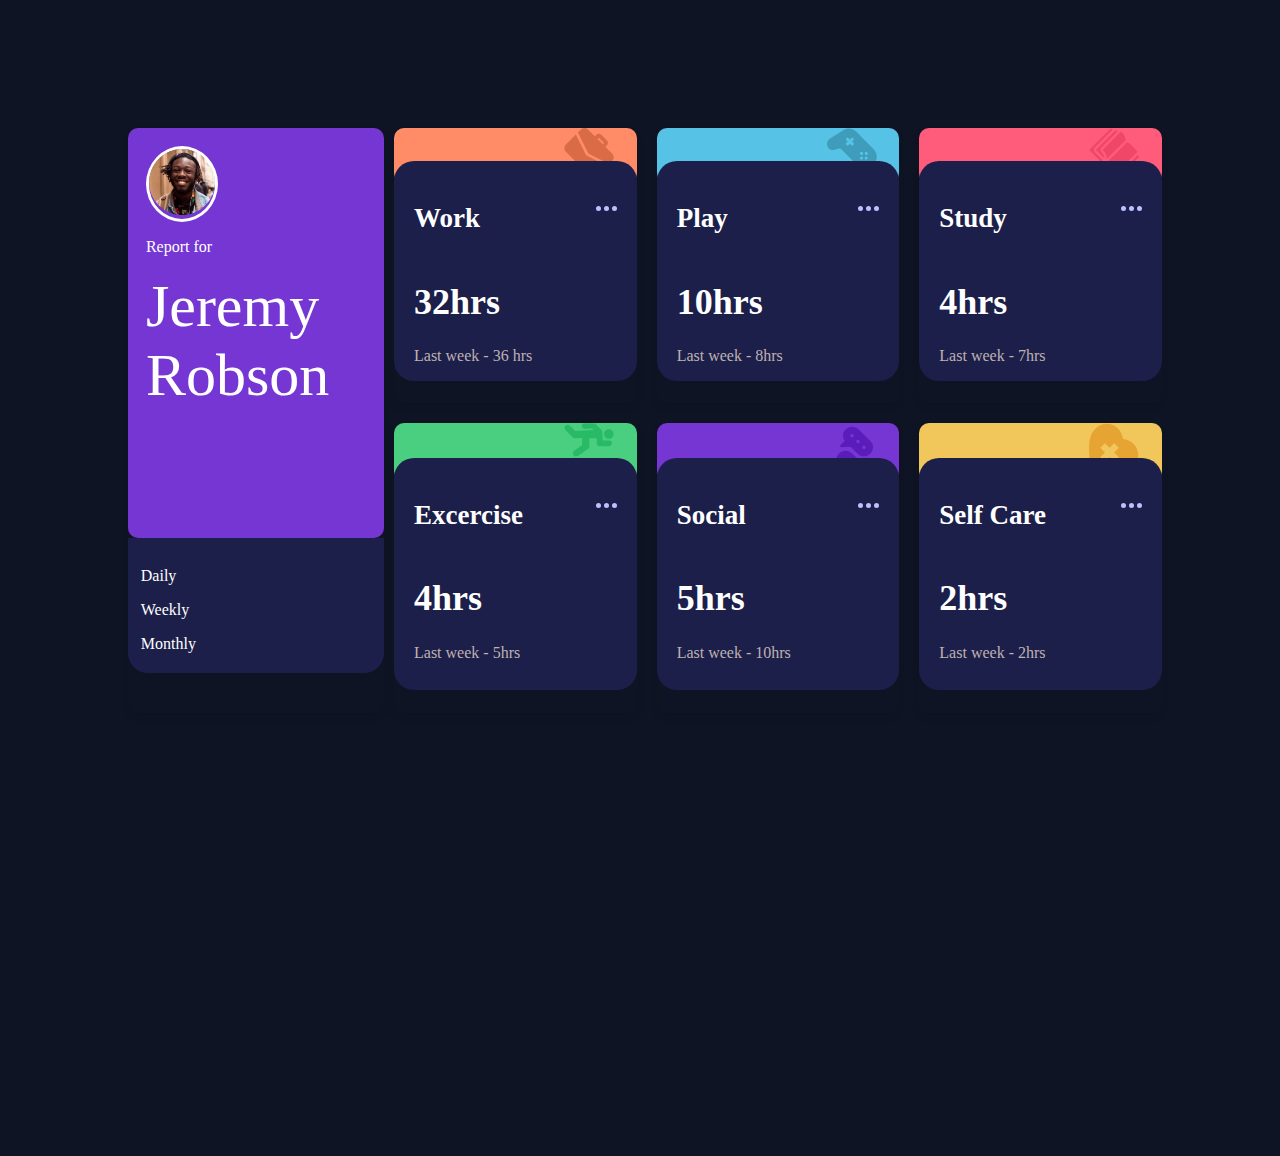
<file: index.html>
<!DOCTYPE html>
<html lang="en">
<head>
  <meta charset="UTF-8">
  <meta name="viewport" content="width=device-width, initial-scale=1.0"> <!-- displays site properly based on user's device -->

  <link rel="icon" type="image/png" sizes="32x32" href="./images/favicon-32x32.png">
  <link rel="preconnect" href="https://fonts.googleapis.com">
  <link rel="preconnect" href="https://fonts.gstatic.com" crossorigin>
  <link href="https://fonts.googleapis.com/css2?family=Rubik:wght@300;400;500&display=swap" rel="stylesheet">

  <title>Frontend Mentor | Time tracking dashboard</title>
  <link rel="stylesheet" href="style.css">
</head>
<body>

  <div class="main">
    <div class="jeremy-card card">
        <div class="purple-b">
          <div class="profile-pic-container">
            <img src="images/image-jeremy.png" alt="">
          </div>
          
          <div class="report-for">
            <p>Report for</p>
            <h1>Jeremy <br/> Robson</h1>
          </div>
          
        </div>

        <div class="times">
          <p><a href="#">Daily</a></p>
          <p><a href="#">Weekly</a></p>
          <p><a href="#">Monthly</a></p>
          <!-- <a href="#">Weekly</a>
          <a href="#">Monthly</a> -->

        </div>
    </div>

    <div class="outer-right-container">
      <div class="work-card card">
        <div class="card-shade">
          <div>

          </div>
          <div>
            <img src="images/icon-work.svg" alt="">
          </div>
        </div>
        <div class="card-body">
          <div class="card-title-container">
            <div class="card-title">
              <h2>Work</h2>
            </div>
            <div class="card-elipses">
              <p>
                <img src="images/icon-ellipsis.svg" alt="">
              </p>
            </div>
          </div>
          <div class="card-hours">
            <h1>32hrs</h1>
          </div>
          <div class="last-week">
            <span>Last week - 36 hrs</span>
          </div>
        </div>
      </div>

      <div class="play-card card">
        <div class="card-shade">
          <div>
            
          </div>
          <div>
            <img src="images/icon-play.svg" alt="">
          </div>
      </div>
      <div class="card-body">
        <div class="card-title-container">
          <div class="card-title">
            <h2>Play</h2>
          </div>
          <div class="card-elipses">
            <p>
              <img src="images/icon-ellipsis.svg" alt="">
            </p>
          </div>
        </div>
        <div class="card-hours">
          <h1>10hrs</h1>
        </div>
        <div class="last-week">
          <span>Last week - 8hrs</span>
        </div>
      </div>
      </div>

      <div class="study-card card">
        <div class="card-shade">
          <div>
            
          </div>
          <div>
          <img src="images/icon-study.svg" alt="">
          </div>

      </div>
      <div class="card-body">
        <div class="card-title-container">
          <div class="card-title">
            <h2>Study</h2>
          </div>
          <div class="card-elipses">
            <p>
              <img src="images/icon-ellipsis.svg" alt="">
            </p>
          </div>
        </div>
        <div class="card-hours">
          <h1>4hrs</h1>
        </div>
        <div class="last-week">
          <span>Last week - 7hrs</span>
        </div>
      </div>
      </div>

      <div class="excercise-card card">
        <div class="card-shade">
          <div>
            
          </div>
          <div>
          <img src="images/icon-exercise.svg" alt="">
          </div>
      </div>
      <div class="card-body">
        <div class="card-title-container">
          <div class="card-title">
            <h2>Excercise</h2>
          </div>
          <div class="card-elipses">
            <p>
              <img src="images/icon-ellipsis.svg" alt="">
            </p>
          </div>
        </div>
        <div class="card-hours">
          <h1>4hrs</h1>
        </div>
        <div class="last-week">
          <span>Last week - 5hrs</span>
        </div>
      </div>
      </div>

      <div class="social-card card">
        <div class="card-shade">
          <div>
            
          </div>
          <div>
          <img src="images/icon-social.svg" alt="">
          </div>
      </div>
      <div class="card-body">
        <div class="card-title-container">
          <div class="card-title">
            <h2>Social</h2>
          </div>
          <div class="card-elipses">
            <p>
              <img src="images/icon-ellipsis.svg" alt="">
            </p>
          </div>
        </div>
        <div class="card-hours">
          <h1>5hrs</h1>
        </div>
        <div class="last-week">
          <span>Last week - 10hrs</span>
        </div>
      </div>
      </div>

      <div class="self-card-card card">
        <div class="card-shade">
          <div>
            
          </div>
          <div>
          <img src="images/icon-self-care.svg" alt="">
          </div>
      </div>
      <div class="card-body">
        <div class="card-title-container">
          <div class="card-title">
            <h2>Self Care</h2>
          </div>
          <div class="card-elipses">
            <p>
              <img src="images/icon-ellipsis.svg" alt="">
            </p>
          </div>
        </div>
        <div class="card-hours">
          <h1>2hrs</h1>
        </div>
        <div class="last-week">
          <span>Last week - 2hrs</span>
        </div>
      </div>
      </div>
    </div>
  </div>
  

  

</body>
</html>
</file>
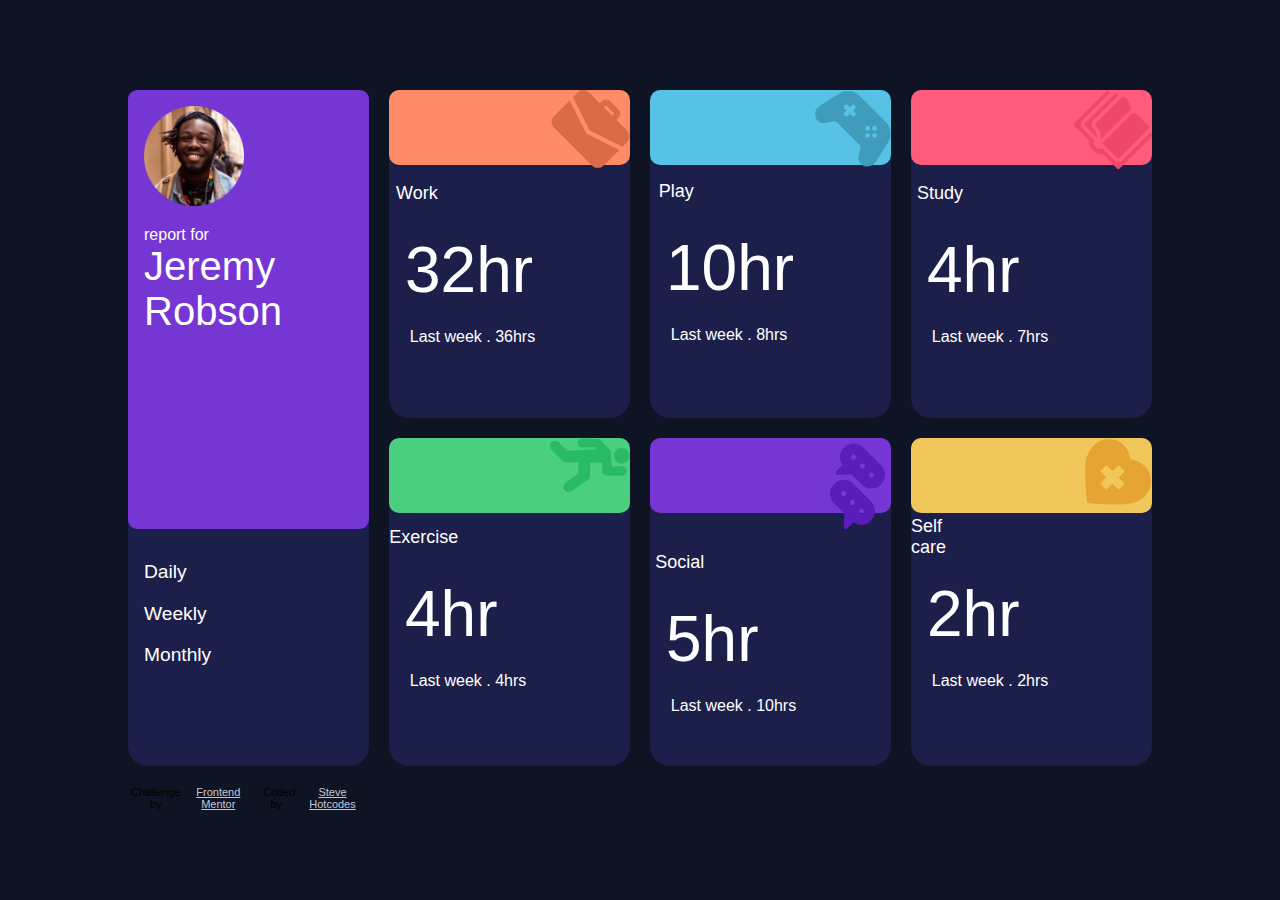
<file: index2.html>
<!DOCTYPE html>
<html lang="en">
<head>
  <meta charset="UTF-8">
  <meta name="viewport" content="width=device-width, initial-scale=1.0"> <!-- displays site properly based on user's device -->

  <link rel="icon" type="image/png" sizes="32x32" href="./images/favicon-32x32.png">
  
  <title>Frontend Mentor | Time tracking dashboard</title>
  <link rel="stylesheet" href="./style2.css">

  <!-- Feel free to remove these styles or customise in your own stylesheet 👍 -->
  <style>
    .attribution { font-size: 11px; text-align: center; width:100%; display: flex; justify-content: center;}
    .attribution a { color: hsl(227, 19%, 80%); text-align: center; }

    
  @import url('https://fonts.googleapis.com/css2?family=Outfit&family=Poppins:ital@1&family=Rubik&display=swap');

  </style>
</head>
<body>
  <div class="main">
    <div id="jeremy">
      <div id="name-photo-tag">
        <img  id="jeremy-photo" src="./images/image-jeremy.png" alt="jeremy-photo">
        <p>report for <br><span id="robson-name">Jeremy <br>Robson</span></p>
      </div>
        <ul id="duration">
          <li>Daily</li>
          <li>Weekly</li>
          <li>Monthly</li>
       </ul>
    </div>
    <div id="work">
      <div class="card-bar" id="card-bar-work" style="background-color:hsl(15, 100%, 70%) ;">
         <svg width="79" height="79" xmlns="http://www.w3.org/2000/svg"><path d="m18.687 10.43 15.464 30.906c.31.682.743 1.322 1.3 1.88.558.557 1.198.99 1.714 1.217L68.237 59.98 52.484 75.732a8.025 8.025 0 0 1-11.355 0L2.934 37.538a8.025 8.025 0 0 1 0-11.356L18.687 10.43Zm19.345-7.99 10.839 10.838 2.065-2.064a5.845 5.845 0 0 1 8.258 0l8.258 8.259a5.845 5.845 0 0 1 0 8.258l-2.064 2.064 10.839 10.84a8.025 8.025 0 0 1 0 11.355l-4.728 4.728L39.126 40.53a1.963 1.963 0 0 1-.578-.413 1.963 1.963 0 0 1-.413-.578L21.95 7.168l4.728-4.728a8.025 8.025 0 0 1 11.355 0Zm17.033 12.903-2.064 2.065 8.258 8.258 2.064-2.064-8.258-8.259Z" fill="#D96C47" fill-rule="nonzero"/></svg>
      </div>
      <div class="content">
        <div class="card-title-ellipsis">
          <p>Work</p>
          <svg width="21" height="5" xmlns="http://www.w3.org/2000/svg"><path d="M2.5 0a2.5 2.5 0 1 1 0 5 2.5 2.5 0 0 1 0-5Zm8 0a2.5 2.5 0 1 1 0 5 2.5 2.5 0 0 1 0-5Zm8 0a2.5 2.5 0 1 1 0 5 2.5 2.5 0 0 1 0-5Z" fill="#BBC0FF" fill-rule="evenodd"/></svg>
        </div>
        <p class="time">32hr</p>
        <p class="card-desc">Last week . 36hrs</p>
      </div>

    </div>
    <div id="play">
      <div class="card-bar" style="background-color:hsl(195, 74%, 62%) ;">
        <svg width="76" height="77" xmlns="http://www.w3.org/2000/svg"><path d="m60.91 71.846 12.314-19.892c3.317-5.36 3.78-13.818-2.31-19.908l-26.36-26.36c-4.457-4.457-12.586-6.843-19.908-2.31L4.753 15.69c-5.4 3.343-6.275 10.854-1.779 15.35a7.773 7.773 0 0 0 7.346 2.035l7.783-1.945a3.947 3.947 0 0 1 3.731 1.033l22.602 22.602c.97.97 1.367 2.4 1.033 3.732l-1.945 7.782a7.775 7.775 0 0 0 2.037 7.349c4.49 4.49 12.003 3.624 15.349-1.782Zm-24.227-46.12-1.891-1.892-1.892 1.892a2.342 2.342 0 0 1-3.312-3.312l1.892-1.892-1.892-1.891a2.342 2.342 0 0 1 3.312-3.312l1.892 1.891 1.891-1.891a2.342 2.342 0 0 1 3.312 3.312l-1.891 1.891 1.891 1.892a2.342 2.342 0 0 1-3.312 3.312Zm14.19 14.19a2.343 2.343 0 1 1 3.315-3.312 2.343 2.343 0 0 1-3.314 3.312Zm0 7.096a2.343 2.343 0 0 1 3.313-3.312 2.343 2.343 0 0 1-3.312 3.312Zm7.096-7.095a2.343 2.343 0 1 1 3.312 0 2.343 2.343 0 0 1-3.312 0Zm0 7.095a2.343 2.343 0 0 1 3.312-3.312 2.343 2.343 0 0 1-3.312 3.312Z" fill="#3F9CBB" fill-rule="nonzero"/></svg>
      </div>
      <div class="content">
        <div class="card-title-ellipsis">
          <p>Play</p>
          <svg width="21" height="5" xmlns="http://www.w3.org/2000/svg"><path d="M2.5 0a2.5 2.5 0 1 1 0 5 2.5 2.5 0 0 1 0-5Zm8 0a2.5 2.5 0 1 1 0 5 2.5 2.5 0 0 1 0-5Zm8 0a2.5 2.5 0 1 1 0 5 2.5 2.5 0 0 1 0-5Z" fill="#BBC0FF" fill-rule="evenodd"/></svg>
        </div>
        <p class="time">10hr</p>
        <p class="card-desc">Last week . 8hrs</p>
      </div>
      
    </div>
    <div id="study">
      <div class="card-bar" style="background-color: hsl(348, 100%, 68%);">
        <svg width="79" height="79" xmlns="http://www.w3.org/2000/svg"><path d="M33.227 1.495a1.87 1.87 0 0 1 2.646 0l1.323 1.323-27.78 27.78c-2.189 2.189-2.1 5.837.088 8.026l12.132 12.132a5.624 5.624 0 0 0 1.096 6.388 5.624 5.624 0 0 0 6.389 1.097l12.132 12.132c2.188 2.188 5.837 2.276 8.025.088l27.78-27.78 1.323 1.322a1.87 1.87 0 0 1 0 2.646L46.632 78.4a1.87 1.87 0 0 1-2.645 0L29.12 63.531a5.624 5.624 0 0 1-6.389-1.097l-5.291-5.291a5.624 5.624 0 0 1-1.097-6.388L1.478 35.89a1.87 1.87 0 0 1 0-2.646ZM59.74 22.783c1.948.27 3.83 1.117 5.325 2.612l10.583 10.583a1.87 1.87 0 0 1 0 2.646L46.544 67.727a1.87 1.87 0 0 1-2.646 0L30.67 54.498a1.872 1.872 0 0 0-2.646 0ZM49.19 6.875a1.87 1.87 0 0 1 2.647 0c4.489 4.489 5.877 8.98 6.178 12.342L27.67 49.56c.349-1.527 1.181-7.463-4.938-13.582a1.87 1.87 0 0 1 0-2.646Zm-7.936-2.646a1.87 1.87 0 0 1 2.645 0l1.323 1.323-25.134 25.134a5.619 5.619 0 0 0 0 7.938c4.005 4.005 4.2 7.696 4.043 9.335L12.15 35.978a1.87 1.87 0 0 1 0-2.646Z" fill="#F04667" fill-rule="nonzero"/></svg>
      </div>
      <div class="content">
        <div class="card-title-ellipsis">
          <p>Study</p>
          <svg width="21" height="5" xmlns="http://www.w3.org/2000/svg"><path d="M2.5 0a2.5 2.5 0 1 1 0 5 2.5 2.5 0 0 1 0-5Zm8 0a2.5 2.5 0 1 1 0 5 2.5 2.5 0 0 1 0-5Zm8 0a2.5 2.5 0 1 1 0 5 2.5 2.5 0 0 1 0-5Z" fill="#BBC0FF" fill-rule="evenodd"/></svg>
        </div>
        <p class="time">4hr</p>
        <p class="card-desc">Last week . 7hrs</p>
      </div>
    </div>
    <div id="exercise">
      <div class="card-bar" style="background-color: hsl(145, 58%, 55%);">
        <svg width="81" height="55" xmlns="http://www.w3.org/2000/svg"><path d="m33.357.579 16.447.426c.33.009.645.144.88.38l9.953 9.953a4.946 4.946 0 0 1 1.451 3.311l.514 12.87c.02.503.433.895.937.894l9.595-.05a4.438 4.438 0 0 1 4.437 4.43v.26c0 1.164-.453 2.259-1.277 3.082a4.334 4.334 0 0 1-3.083 1.277h-15.77c-2.347 0-4.393-2.045-4.393-4.393l-.001-8.405-12.05-.009.01 15.17c.001.426-.21.826-.56 1.067l-18.098 12.41c-1.363.849-2.958 1.033-4.426.537a5.147 5.147 0 0 1-1.994-1.237 5.247 5.247 0 0 1-1.193-1.85c-.875-2.293.074-4.934 2.256-6.277l12.303-8.973.252-11.28-13.556.442a1.291 1.291 0 0 1-.957-.377L2.237 11.439c-1-.999-1.55-2.38-1.513-3.792a5.124 5.124 0 0 1 1.714-3.71c2.042-1.84 5.234-1.688 7.267.345l8.576 8.576 29.444-1.635-2.133-2.133-12.263.347a4.434 4.434 0 0 1-3.294-1.28l-.016-.015a4.409 4.409 0 0 1-1.294-3.307c.08-2.347 2.16-4.255 4.632-4.256Zm33.78 11.774c3.025-3.025 7.945-3.025 10.97 0 3.024 3.025 3.024 7.944 0 10.97-3.025 3.024-7.945 3.024-10.97 0-3.024-3.026-3.025-7.945 0-10.97Z" fill="#29BA66" fill-rule="nonzero"/></svg>
      </div>
      <div class="content">
        <div class="card-title-ellipsis">
          <p>Exercise</p>
          <svg width="21" height="5" xmlns="http://www.w3.org/2000/svg"><path d="M2.5 0a2.5 2.5 0 1 1 0 5 2.5 2.5 0 0 1 0-5Zm8 0a2.5 2.5 0 1 1 0 5 2.5 2.5 0 0 1 0-5Zm8 0a2.5 2.5 0 1 1 0 5 2.5 2.5 0 0 1 0-5Z" fill="#BBC0FF" fill-rule="evenodd"/></svg>
        </div>
        <p class="time">4hr</p>
        <p class="card-desc">Last week . 4hrs</p>
      </div>
    </div>
    <div id="social">
      <div class="card-bar" style="background-color: hsl(264, 64%, 52%);">
        <svg width="75" height="100" xmlns="http://www.w3.org/2000/svg"><g fill="#5A1CBB" fill-rule="nonzero"><path d="M45.834 46.627c4.78 4.78 13.1 5.754 19.257-.403 5.2-5.199 5.198-13.657 0-18.855L47.151 9.428C42.335 4.614 34.02 3.7 27.892 9.83c-4.701 4.7-5.151 12.066-1.352 17.277l-6.265 6.265c-1.339 1.339-.317 3.644 1.585 3.533l13.474-.777 10.499 10.499Zm11.404-11.483a2.567 2.567 0 1 1-3.629 3.631 2.567 2.567 0 0 1 3.63-3.631ZM35.745 20.909a2.567 2.567 0 1 1 3.63-3.629 2.567 2.567 0 0 1-3.63 3.63Zm12.562 5.303a2.567 2.567 0 1 1-3.63 3.63 2.567 2.567 0 0 1 3.63-3.63ZM55.16 63.698 37.219 45.756c-5.198-5.197-13.658-5.197-18.857.001-6.072 6.073-5.26 14.4-.402 19.258l10.499 10.5-.777 13.473c-.11 1.886 2.186 2.931 3.533 1.584l6.265-6.265c5.212 3.8 12.577 3.349 17.277-1.352 6.06-6.059 5.274-14.386.403-19.257ZM25.813 57.24a2.567 2.567 0 1 1 3.63-3.631 2.567 2.567 0 0 1-3.63 3.63Zm8.932 8.931a2.567 2.567 0 1 1 3.63-3.629 2.567 2.567 0 0 1-3.63 3.63Zm8.932 8.933a2.567 2.567 0 1 1 3.63-3.631 2.567 2.567 0 0 1-3.63 3.63Z"/></g></svg>
      </div>
      <div class="content">
        <div class="card-title-ellipsis">
          <p>Social</p>
          <svg width="21" height="5" xmlns="http://www.w3.org/2000/svg"><path d="M2.5 0a2.5 2.5 0 1 1 0 5 2.5 2.5 0 0 1 0-5Zm8 0a2.5 2.5 0 1 1 0 5 2.5 2.5 0 0 1 0-5Zm8 0a2.5 2.5 0 1 1 0 5 2.5 2.5 0 0 1 0-5Z" fill="#BBC0FF" fill-rule="evenodd"/></svg>
        </div>
        <p class="time">5hr</p>
        <p class="card-desc">Last week . 10hrs</p>
      </div>
    </div>
    <div id="selfcare">
      <div class="card-bar" style="background-color:hsl(43, 84%, 65%) ;">
        <svg width="67" height="67" xmlns="http://www.w3.org/2000/svg"><path d="M.918 50.848c.114 1.723.232 3.5.346 5.336l.003.038.448 6.038c.06.81.412 1.536.951 2.075.54.54 1.266.892 2.075.952l6.038.447.038.003c12.086.755 21.237 1.231 28.95.484 9.007-.873 15.369-3.445 20.02-8.096 8.413-8.413 8.398-21.609-.034-30.041-3.79-3.79-8.959-6.11-14.31-6.526-.415-5.352-2.736-10.52-6.526-14.31C30.484-1.185 17.288-1.2 8.875 7.214-1.295 17.384-.415 30.697.918 50.848ZM21.36 27.122l6.172 6.173 6.16-6.159 6.172 6.173-6.16 6.158 6.173 6.173-6.158 6.158-6.173-6.172-6.158 6.158-6.173-6.172 6.159-6.159-6.173-6.172 6.16-6.159Z" fill="#E6A532" fill-rule="nonzero"/></svg>
      </div>
      <div class="content">
        <div class="card-title-ellipsis">
          <p>Self care</p>
          <svg width="21" height="5" xmlns="http://www.w3.org/2000/svg"><path d="M2.5 0a2.5 2.5 0 1 1 0 5 2.5 2.5 0 0 1 0-5Zm8 0a2.5 2.5 0 1 1 0 5 2.5 2.5 0 0 1 0-5Zm8 0a2.5 2.5 0 1 1 0 5 2.5 2.5 0 0 1 0-5Z" fill="#BBC0FF" fill-rule="evenodd"/></svg>
        </div>
        <p class="time">2hr</p>
        <p class="card-desc">Last week . 2hrs</p>
      </div>
    </div>
    <div class="attribution">
      Challenge by <a href="https://www.frontendmentor.io?ref=challenge" target="_blank">Frontend Mentor</a>. 
      Coded by <a href="https://github.com/stevehotcodes">Steve Hotcodes</a>.
    </div>

  </div>

  
  
 
</body>
</html>
</file>
<file: style.css>
body{
    background-color: hsl(226, 43%, 10%);
    color: white;
    margin: 10%;
    height: 100vh;
    overflow: hidden;
}
a{
    text-decoration: none;
    color: white;
}
.main{
    display: grid;
    grid-template-columns: 25% 75%;
    gap: 10px;
}

.card {
    border-radius: 8px; 
    box-shadow: 0 4px 6px rgba(0, 0, 0, 0.1); 
    display: grid;
    grid-template-rows: 20% 80%;

  }
  .card-body{
    padding: 20px; 
    border-radius: 20px;
    background-color:  hsl(235, 46%, 20%);
    position: relative;
    top: -10%

  }
  .card-body:hover{
    cursor: pointer;
    background-color:  hsl(235, 45%, 61%)
  }
.jeremy-card{
    border-radius: 10px;
    display: grid;
    grid-template-rows: 70% 30%; 
}
.jeremy-card .purple-b {
    padding: 7%;

}
.report-for h1{
    font-size: 60px;
font-weight: normal;
margin: 0;
}
.last-week span{
color: #bfb1b1;
}
.profile-pic-container{
    border-radius: 50%;
    border: solid white;
    width: 30%;
}
.profile-pic-container img{
    width: 100%;
}
.purple-b{
    background-color: hsl(264, 64%, 52%);
    border-radius: 10px;
}

.outer-right-container{
    display: grid;
   grid-template-columns: 1fr 1fr 1fr;
    gap: 20px;
}
.times{
    padding: 5%;
    background-color:  hsl(235, 46%, 20%);
    border-bottom-right-radius: 20px;
    border-bottom-left-radius: 20px;
    height: 110px;
}
.card-title{
    font-size: 18px;
    font-weight: 200;
}
.card-hours{
    font-weight: 400;
font-size: 18px;
}
.card-title-container{
    display: flex;
    justify-content: space-between;
}
.work-card .card-shade{
    background-color:   hsl(15, 100%, 70%);
}
.play-card .card-shade{
    background-color: hsl(195, 74%, 62%);
}
.study-card .card-shade{
    background-color: hsl(348, 100%, 68%);
}
.excercise-card .card-shade{
    background-color: hsl(145, 58%, 55%);
}

.social-card .card-shade{
    background-color: hsl(264, 64%, 52%);
}
.self-card-card .card-shade{
    background-color: hsl(43, 84%, 65%);
}

.card-shade{
    display: grid;
    border-radius: 10px;
    grid-template-columns:  70% 20%;

}
  
  .card-shade  div {
    margin-right: auto;
  }

  .card-shade div img{
    width: 50px;
  }


.card-shade img{
    display: flex;
    justify-self: end;
}
</file>
<file: style2.css>
:root{
    
    --Blue: hsl(246, 80%, 60%);
    --Light-red: hsl(15, 100%, 70%);
    --Soft-blue : hsl(195, 74%, 62%);
    --Light-red : hsl(348, 100%, 68%);
    --Lime-green: hsl(145, 58%, 55%);
    --Violet: hsl(264, 64%, 52%);
    --Soft-orange: hsl(43, 84%, 65%);
    --Very-dark-blue: hsl(226, 43%, 10%);
    --Dark-blue: hsl(235, 46%, 20%);
    --Desaturated-blue: hsl(235, 45%, 61%);
    --Pale-Blue: hsl(236, 100%, 87%);
}

*{
    padding:0;
    margin:0;
    box-sizing:border-box;
    font-family: 'Outfit', 'Rubik','Poppins',sans-serif;
 
}

body{
    background-color:var(--Very-dark-blue);
    display:flex;
    justify-content:center;
    align-items:center;
    height: 100vh;
 
}

.main{
    width:80vw;
    height:80vh;
    display:grid;
    grid-template-columns: repeat(4, 1fr);
    grid-template-rows:repeat(2,1fr);
    grid-template-areas:
    'jeremy work  play study'
    'jeremy exercise social selfcare'
     ;
    gap:20px;
}

#jeremy{
    grid-area:jeremy;
    display: flex;
    flex-direction: column;
    align-items: center;
    color:white;
    border-radius:20px;
    background-color: var(--Dark-blue);
    /* margin:1rem; */
}

#card-bar-work{
    background-color:var(--Soft-orange)
}

.content{
    border-radius:20px;
    color:white;
    background-color:var(--Dark-blue) ;
    height:75%;

    
}
.card-desc{
    margin:1rem;
    padding:.3rem;
}
.time{
    font-size: 4rem;
    margin:1rem;
}

.card-title-ellipsis{
    display: flex;
    justify-content:space-around;
    align-items: center;
    gap:150px;
    align-items:center;
    font-size:18px;
    /* border:2px solid red; */
    width:100%;
    height:3rem;
}

#name-photo-tag{
    background-color: var(--Violet);
    border-radius:9px;
    height:65%;
    padding:1rem;
    width:100%;
}
#name-photo-tag>p{
    padding-top:1rem;
}

#jeremy-photo{
    width: 100px;
    height:100px;
}
#robson-name{
    font-weight:400;
    font-size:2.5rem;
}

#duration{
    width: 100%;
    list-style: none;
    display: flex;
    flex-direction: column;
    justify-content: center;
    align-items: flex-start;
    margin:1rem;
    padding: 1rem;
    gap:1.2rem;
    font-size: 1.2rem;
}

#work{
    grid-area:work;
    border-radius:20px;
   
}
#work,#play,#social,#selfcare,#study,#selfcare,#exercise{
    background-color: var(--Dark-blue);
    border-radius:20px;
}

#play{
    grid-area:play;

}

.card-bar{
    background-color: var(--Light-red);
    width:100%;
    height:75px;
    border-radius:10px;
    
}



svg{
    float:right;
    z-index:-1;

}

#study{
    grid-area:study;
}
#exercise{
    grid-area:exercise;
}

#social{
    grid-area:social;
}

#selfcare{
    grid-area:selfcare;
}

@media screen and (max-width:768px){
    .main{
        width:80vw;
        height:80vh;
        display:grid;
        grid-template-columns: repeat(1, 1fr);
        grid-template-rows:repeat(6,1fr);
        grid-template-areas:
        'jeremy ''work ' 'play' 'study' 'exercise' 'social' 'selfcare'
    
         ;
        gap:20px;
    }
}
</file>
